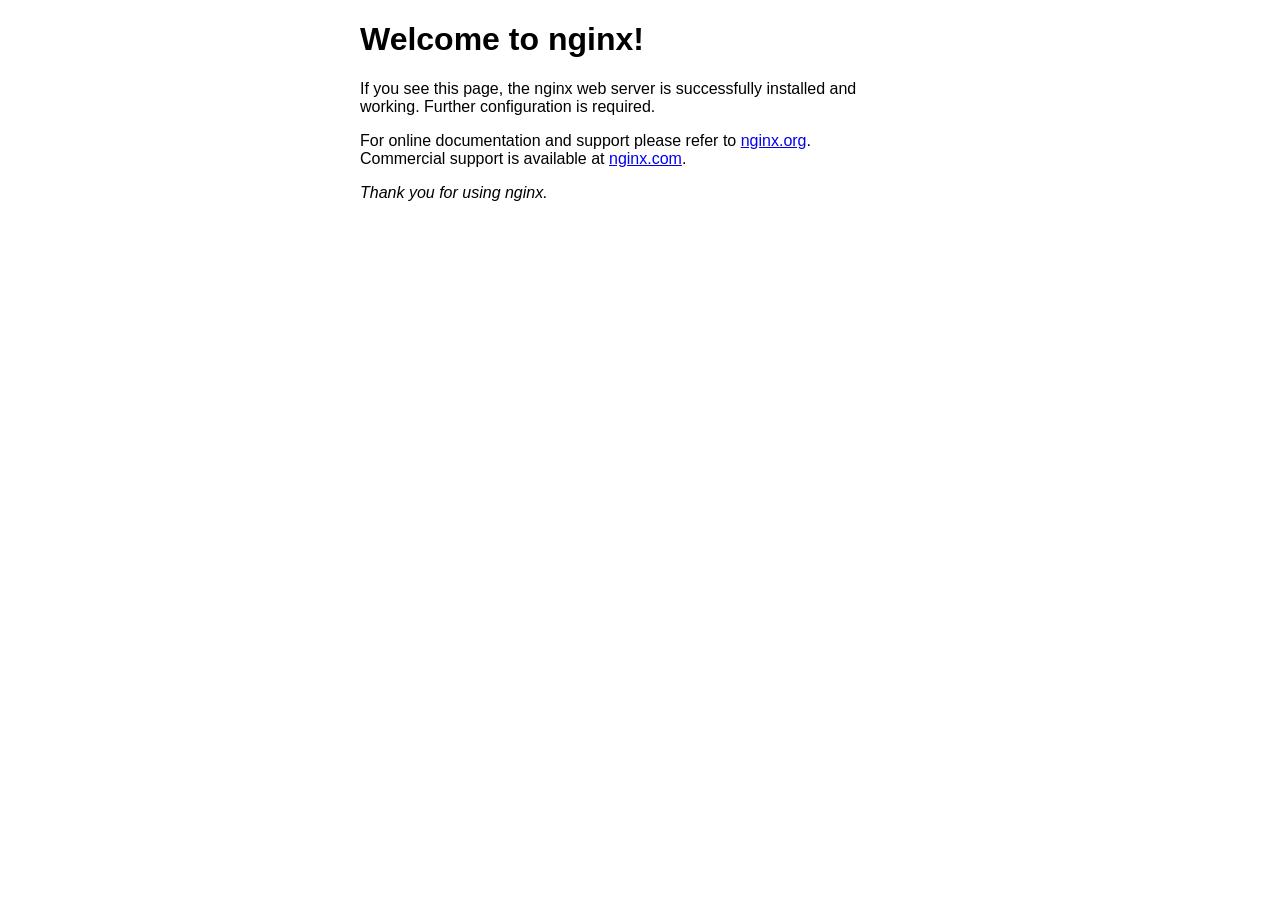
<file: cangqiongwaimai/front-environment/nginx-1.20.2/html/index.html>
<!DOCTYPE html>
<html>
<head>
<title>Welcome to nginx!</title>
<style>
    body {
        width: 35em;
        margin: 0 auto;
        font-family: Tahoma, Verdana, Arial, sans-serif;
    }
</style>
</head>
<body>
<h1>Welcome to nginx!</h1>
<p>If you see this page, the nginx web server is successfully installed and
working. Further configuration is required.</p>

<p>For online documentation and support please refer to
<a href="http://nginx.org/">nginx.org</a>.<br/>
Commercial support is available at
<a href="http://nginx.com/">nginx.com</a>.</p>

<p><em>Thank you for using nginx.</em></p>
</body>
</html>
</file>
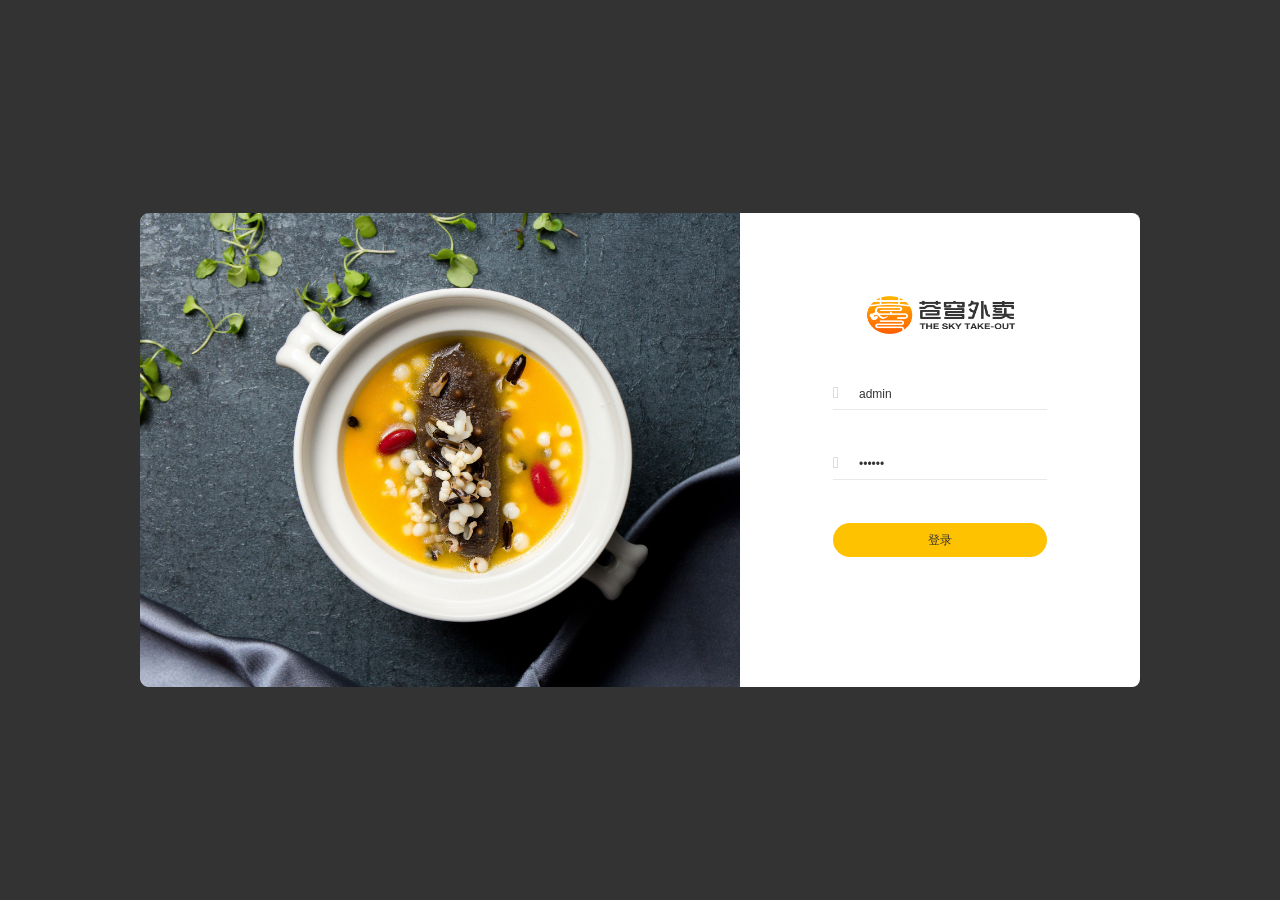
<file: cangqiongwaimai/front-environment/nginx-1.20.2/html/sky/index.html>
<!DOCTYPE html><html lang=en><head><meta charset=utf-8><meta http-equiv=X-UA-Compatible content="IE=edge"><meta name=viewport content="width=device-width,initial-scale=1"><!--[if IE]><link rel="icon" href="favicon.ico" type="image/x-icon" /><![endif]--><link rel="shortcut icon" href=favicon.ico type=image/x-icon><title>瑞吉外卖</title><link href=css/404.6a750851.css rel=prefetch><link href=css/dashboard.8da8967e.css rel=prefetch><link href=css/login.f8377ced.css rel=prefetch><link href=css/shopTable.5fd29e98.css rel=prefetch><link href=js/404.c61770cf.js rel=prefetch><link href=js/dashboard.630a609e.js rel=prefetch><link href=js/login.90288d75.js rel=prefetch><link href=js/shopTable.fe534d8f.js rel=prefetch><link href=css/app.fd9b670b.css rel=preload as=style><link href=css/chunk-vendors.37cc3fbd.css rel=preload as=style><link href=js/app.d0aa4eb3.js rel=preload as=script><link href=js/chunk-vendors.9b7e46a0.js rel=preload as=script><link href=css/chunk-vendors.37cc3fbd.css rel=stylesheet><link href=css/app.fd9b670b.css rel=stylesheet><link rel=icon type=image/png sizes=32x32 href=img/icons/favicon-32x32.png><link rel=icon type=image/png sizes=16x16 href=img/icons/favicon-16x16.png><link rel=manifest href=manifest.json><meta name=theme-color content=#4DBA87><meta name=apple-mobile-web-app-capable content=no><meta name=apple-mobile-web-app-status-bar-style content=default><meta name=apple-mobile-web-app-title content="Vue Typescript Admin"><link rel=apple-touch-icon href=img/icons/apple-touch-icon-152x152.png><link rel=mask-icon href=img/icons/safari-pinned-tab.svg color=#4DBA87><meta name=msapplication-TileImage content=img/icons/msapplication-icon-144x144.png><meta name=msapplication-TileColor content=#000000></head><body><noscript><strong>We're sorry but doesn't work properly without JavaScript enabled. Please enable it to continue.</strong></noscript><div id=app></div><script src=js/chunk-vendors.9b7e46a0.js></script><script src=js/app.d0aa4eb3.js></script></body></html>
</file>
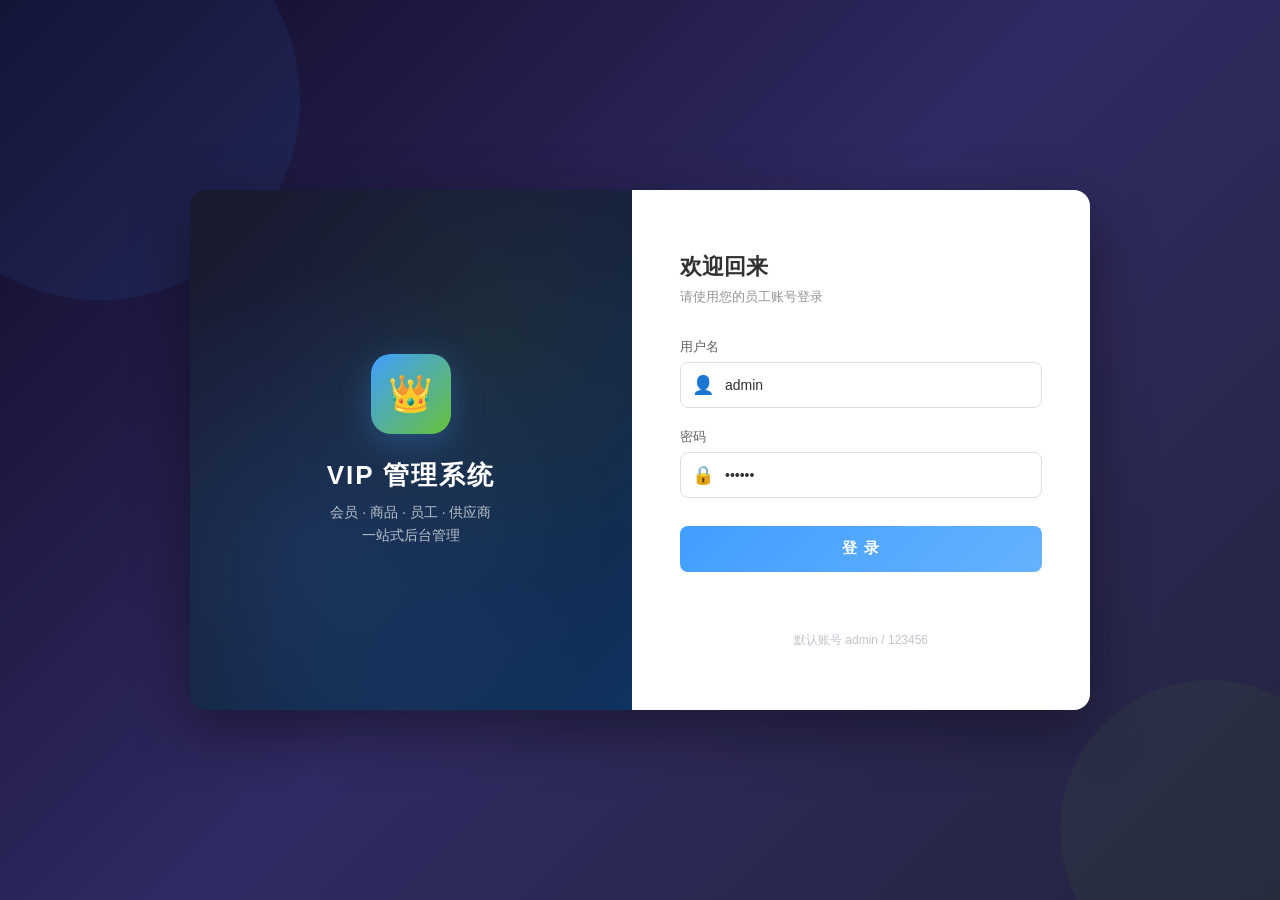
<file: vip_system/src/main/resources/static/index.html>
<!DOCTYPE html>
<html lang="zh-CN">
<head>
<meta charset="UTF-8">
<meta name="viewport" content="width=device-width, initial-scale=1.0">
<title>VIP会员管理系统</title>
<style>
  * { margin: 0; padding: 0; box-sizing: border-box; }
  body {
    font-family: 'PingFang SC', 'Microsoft YaHei', sans-serif;
    min-height: 100vh;
    display: flex;
    background: linear-gradient(135deg, #0f0c29, #302b63, #24243e);
    overflow: hidden;
  }

  /* 背景装饰 */
  .bg-shapes { position: fixed; inset: 0; pointer-events: none; z-index: 0; }
  .shape {
    position: absolute; border-radius: 50%;
    background: rgba(64,158,255,0.08);
    animation: float 20s infinite ease-in-out;
  }
  .shape:nth-child(1) { width: 400px; height: 400px; top: -100px; left: -100px; animation-delay: 0s; }
  .shape:nth-child(2) { width: 300px; height: 300px; bottom: -80px; right: -80px; animation-delay: -5s; background: rgba(103,194,58,0.06); }
  .shape:nth-child(3) { width: 200px; height: 200px; top: 50%; right: 20%; animation-delay: -10s; background: rgba(230,162,60,0.06); }
  .shape:nth-child(4) { width: 150px; height: 150px; bottom: 30%; left: 25%; animation-delay: -15s; }
  @keyframes float {
    0%, 100% { transform: translate(0,0) scale(1); }
    25% { transform: translate(30px,-30px) scale(1.05); }
    50% { transform: translate(-20px,20px) scale(0.95); }
    75% { transform: translate(-30px,-10px) scale(1.02); }
  }

  /* 主体 */
  .wrapper {
    position: relative; z-index: 1;
    margin: auto;
    display: flex;
    width: 900px; max-width: 95vw; min-height: 520px;
    border-radius: 16px;
    overflow: hidden;
    box-shadow: 0 20px 60px rgba(0,0,0,0.4);
    animation: fadeUp 0.6s ease-out;
  }
  @keyframes fadeUp {
    from { opacity: 0; transform: translateY(30px); }
    to   { opacity: 1; transform: translateY(0); }
  }

  /* 左侧品牌区 */
  .brand {
    flex: 1;
    background: linear-gradient(135deg, #1a1a2e 0%, #16213e 50%, #0f3460 100%);
    display: flex; flex-direction: column; justify-content: center; align-items: center;
    padding: 40px;
    color: #fff;
    position: relative; overflow: hidden;
  }
  .brand::before {
    content: '';
    position: absolute; inset: 0;
    background: radial-gradient(circle at 30% 70%, rgba(64,158,255,0.15), transparent 60%),
                radial-gradient(circle at 70% 30%, rgba(103,194,58,0.08), transparent 50%);
  }
  .brand-content { position: relative; z-index: 1; text-align: center; }
  .brand .logo-icon {
    width: 80px; height: 80px;
    background: linear-gradient(135deg, #409EFF, #67C23A);
    border-radius: 20px;
    display: flex; align-items: center; justify-content: center;
    margin: 0 auto 24px;
    font-size: 36px;
    box-shadow: 0 8px 32px rgba(64,158,255,0.3);
    animation: pulse 3s infinite ease-in-out;
  }
  @keyframes pulse {
    0%, 100% { box-shadow: 0 8px 32px rgba(64,158,255,0.3); }
    50% { box-shadow: 0 8px 48px rgba(64,158,255,0.5); }
  }
  .brand h1 { font-size: 26px; font-weight: 700; letter-spacing: 2px; margin-bottom: 8px; }
  .brand p { font-size: 14px; opacity: 0.7; line-height: 1.6; }

  /* 右侧表单区 */
  .form-side {
    flex: 1;
    background: #fff;
    display: flex; flex-direction: column; justify-content: center;
    padding: 50px 48px;
  }
  .form-side h2 {
    font-size: 22px; color: #303133;
    margin-bottom: 6px;
  }
  .form-side .sub {
    font-size: 13px; color: #909399;
    margin-bottom: 32px;
  }

  .input-group {
    margin-bottom: 20px;
    position: relative;
  }
  .input-group label {
    display: block; font-size: 13px; color: #606266;
    margin-bottom: 6px; font-weight: 500;
  }
  .input-group .input-wrap {
    position: relative; display: flex; align-items: center;
    border: 1px solid #dcdfe6; border-radius: 8px;
    transition: border-color 0.3s, box-shadow 0.3s;
    background: #fff;
  }
  .input-group .input-wrap:focus-within {
    border-color: #409EFF;
    box-shadow: 0 0 0 3px rgba(64,158,255,0.1);
  }
  .input-group .icon {
    width: 44px; text-align: center; font-size: 18px;
    color: #909399; flex-shrink: 0;
  }
  .input-group input {
    flex: 1; height: 44px; border: none; outline: none;
    font-size: 14px; color: #303133; background: transparent;
    padding-right: 12px; font-family: inherit;
  }
  .input-group input::placeholder { color: #c0c4cc; }

  .btn-login {
    width: 100%; height: 46px;
    background: linear-gradient(135deg, #409EFF, #66b1ff);
    color: #fff; border: none; border-radius: 8px;
    font-size: 15px; font-weight: 600; cursor: pointer;
    letter-spacing: 1px;
    transition: all 0.3s;
    margin-top: 8px;
  }
  .btn-login:hover { background: linear-gradient(135deg, #3a8ee6, #409EFF); transform: translateY(-1px); box-shadow: 0 4px 16px rgba(64,158,255,0.35); }
  .btn-login:active { transform: translateY(0); }
  .btn-login:disabled { opacity: 0.6; cursor: not-allowed; transform: none; box-shadow: none; }

  .msg {
    margin-top: 16px; text-align: center; font-size: 13px;
    min-height: 20px; transition: all 0.3s;
  }
  .msg.error { color: #f56c6c; }
  .msg.success { color: #67c23a; }

  .footer-text {
    margin-top: 24px; text-align: center; font-size: 12px; color: #c0c4cc;
  }

  @media (max-width: 768px) {
    .wrapper { flex-direction: column; min-height: auto; }
    .brand { padding: 30px 24px; }
    .brand .logo-icon { width: 56px; height: 56px; font-size: 26px; }
    .form-side { padding: 32px 28px; }
  }
</style>
</head>
<body>

<div class="bg-shapes">
  <div class="shape"></div><div class="shape"></div>
  <div class="shape"></div><div class="shape"></div>
</div>

<div class="wrapper">
  <!-- 左侧品牌 -->
  <div class="brand">
    <div class="brand-content">
      <div class="logo-icon">👑</div>
      <h1>VIP 管理系统</h1>
      <p>会员 · 商品 · 员工 · 供应商<br>一站式后台管理</p>
    </div>
  </div>

  <!-- 右侧登录表单 -->
  <div class="form-side">
    <h2>欢迎回来</h2>
    <p class="sub">请使用您的员工账号登录</p>
    <form id="loginForm" onsubmit="return false">
      <div class="input-group">
        <label>用户名</label>
        <div class="input-wrap">
          <span class="icon">👤</span>
          <input type="text" id="username" placeholder="请输入用户名" value="admin" autocomplete="off">
        </div>
      </div>
      <div class="input-group">
        <label>密码</label>
        <div class="input-wrap">
          <span class="icon">🔒</span>
          <input type="password" id="password" placeholder="请输入密码" value="123456" autocomplete="off">
        </div>
      </div>
      <button type="submit" class="btn-login" id="loginBtn">登 录</button>
      <div class="msg" id="msg"></div>
    </form>
    <p class="footer-text">默认账号 admin / 123456</p>
  </div>
</div>

<script>
  var BASE = window.location.origin;
  var $btn = document.getElementById('loginBtn');
  var $msg = document.getElementById('msg');

  function showMsg(text, type) {
    $msg.textContent = text;
    $msg.className = 'msg ' + (type || '');
  }

  async function doLogin(username, password) {
    // Step 1: find user
    var r1 = await fetch(BASE + '/staff/list/search/1/1', {
      method: 'POST',
      headers: { 'Content-Type': 'application/json' },
      body: JSON.stringify({ username: username })
    });
    var b1 = await r1.json();
    if (b1.code !== 2000 || !b1.data || !b1.data.records || !b1.data.records.length) {
      throw new Error('\u7528\u6237\u4e0d\u5b58\u5728');
    }
    var staff = b1.data.records[0];

    // Step 2: verify password
    var r2 = await fetch(BASE + '/user/pwd', {
      method: 'POST',
      headers: { 'Content-Type': 'application/json' },
      body: JSON.stringify({ userId: staff.id, password: password })
    });
    var b2 = await r2.json();
    if (b2.code !== 2000) {
      throw new Error(b2.message || '\u5bc6\u7801\u9519\u8bef');
    }
    return { userId: staff.id, username: staff.username, name: staff.name };
  }

  document.getElementById('loginForm').addEventListener('submit', async function(e) {
    e.preventDefault();
    var u = document.getElementById('username').value.trim();
    var p = document.getElementById('password').value;
    if (!u || !p) { showMsg('\u8bf7\u8f93\u5165\u7528\u6237\u540d\u548c\u5bc6\u7801', 'error'); return; }
    $btn.disabled = true;
    $btn.textContent = '\u767b\u5f55\u4e2d...';
    showMsg('');
    try {
      var user = await doLogin(u, p);
      localStorage.setItem('vip_user', JSON.stringify(user));
      showMsg('\u767b\u5f55\u6210\u529f\uff0c\u6b63\u5728\u8df3\u8f6c...', 'success');
      setTimeout(function() { window.location.href = 'main.html?_v=2'; }, 500);
    } catch (err) {
      showMsg(err.message || '\u767b\u5f55\u5931\u8d25', 'error');
      $btn.disabled = false;
      $btn.textContent = '\u767b \u5f55';
    }
  });
</script>
</body>
</html>
</file>
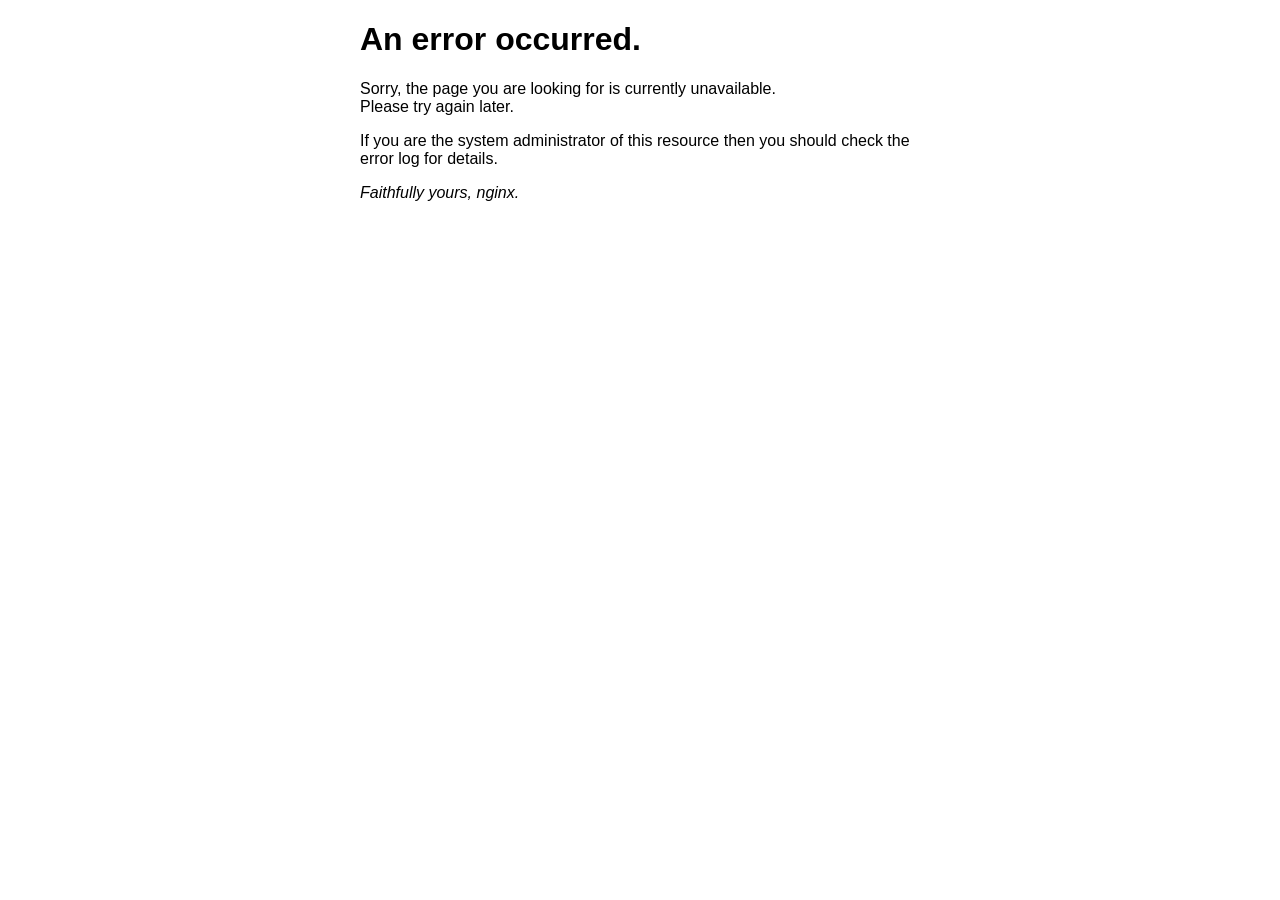
<file: cangqiongwaimai/front-environment/nginx-1.20.2/html/50x.html>
<!DOCTYPE html>
<html>
<head>
<title>Error</title>
<style>
    body {
        width: 35em;
        margin: 0 auto;
        font-family: Tahoma, Verdana, Arial, sans-serif;
    }
</style>
</head>
<body>
<h1>An error occurred.</h1>
<p>Sorry, the page you are looking for is currently unavailable.<br/>
Please try again later.</p>
<p>If you are the system administrator of this resource then you should check
the error log for details.</p>
<p><em>Faithfully yours, nginx.</em></p>
</body>
</html>
</file>
